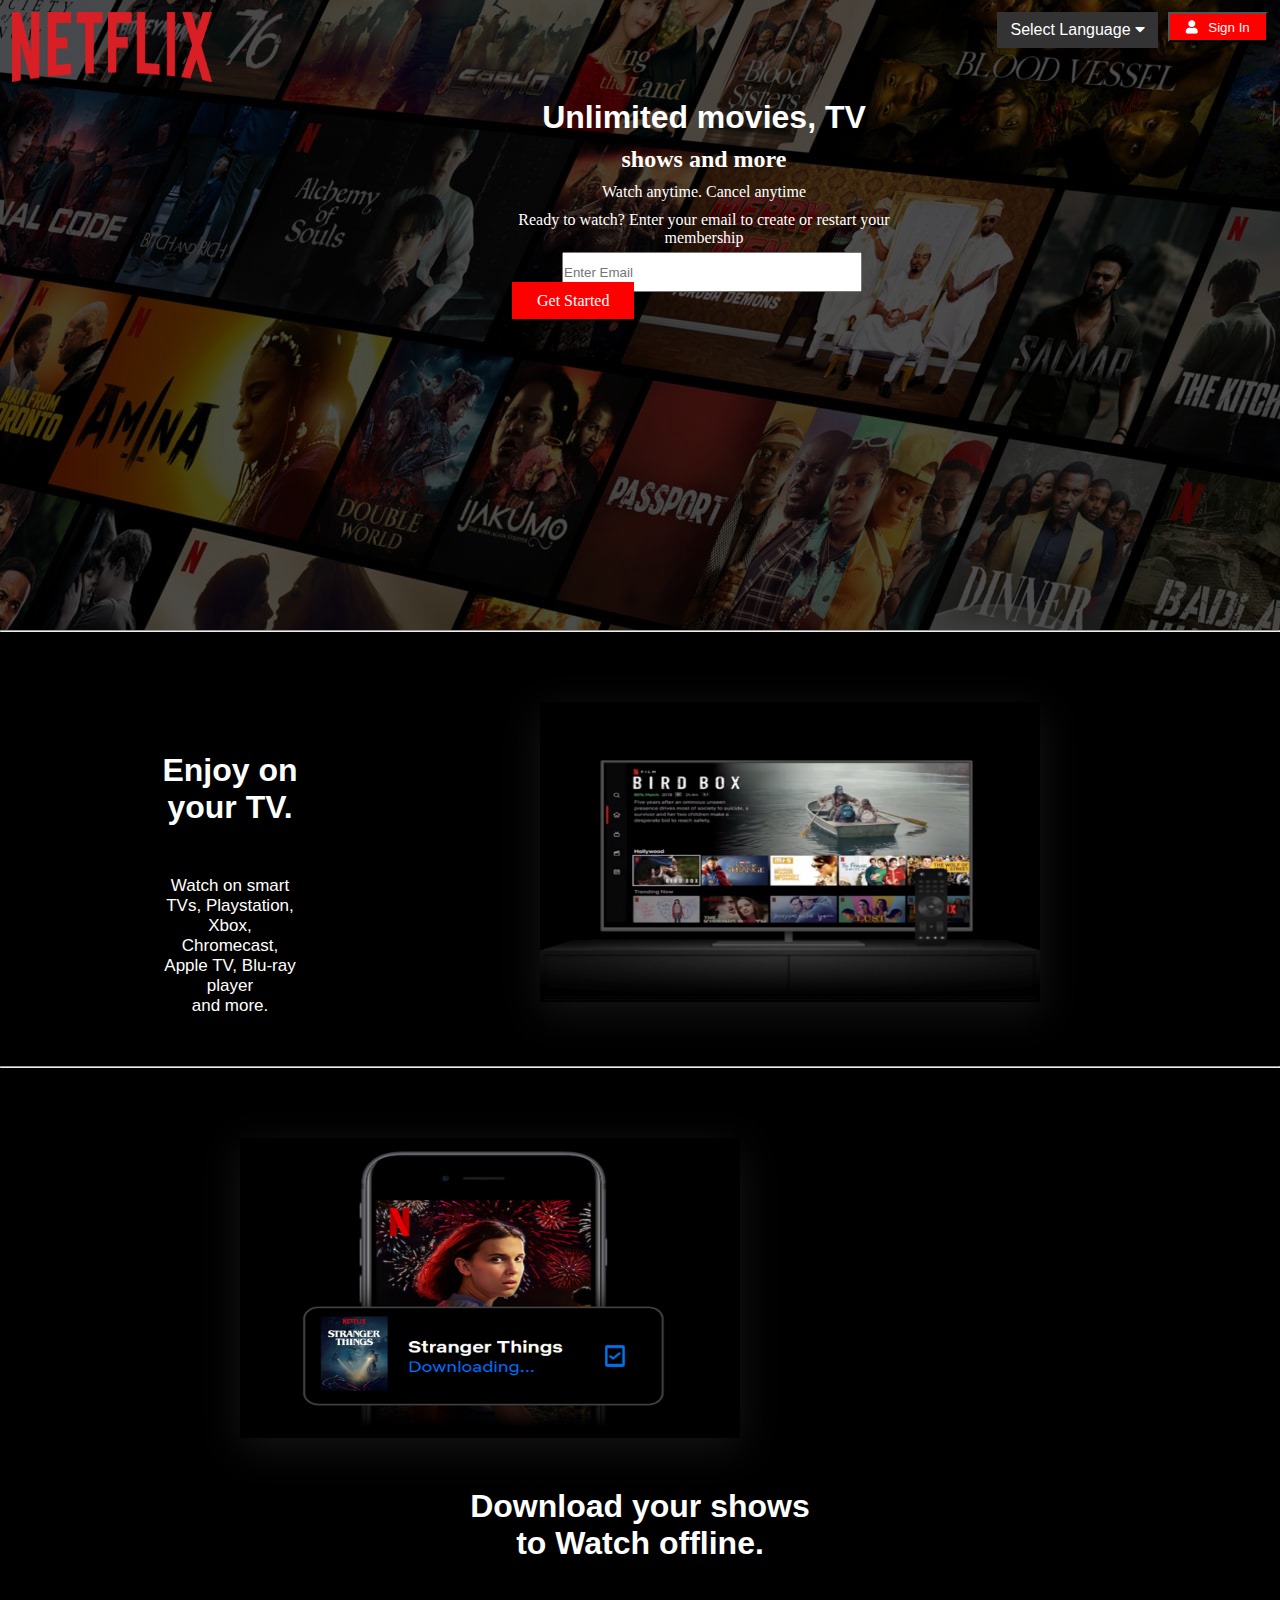
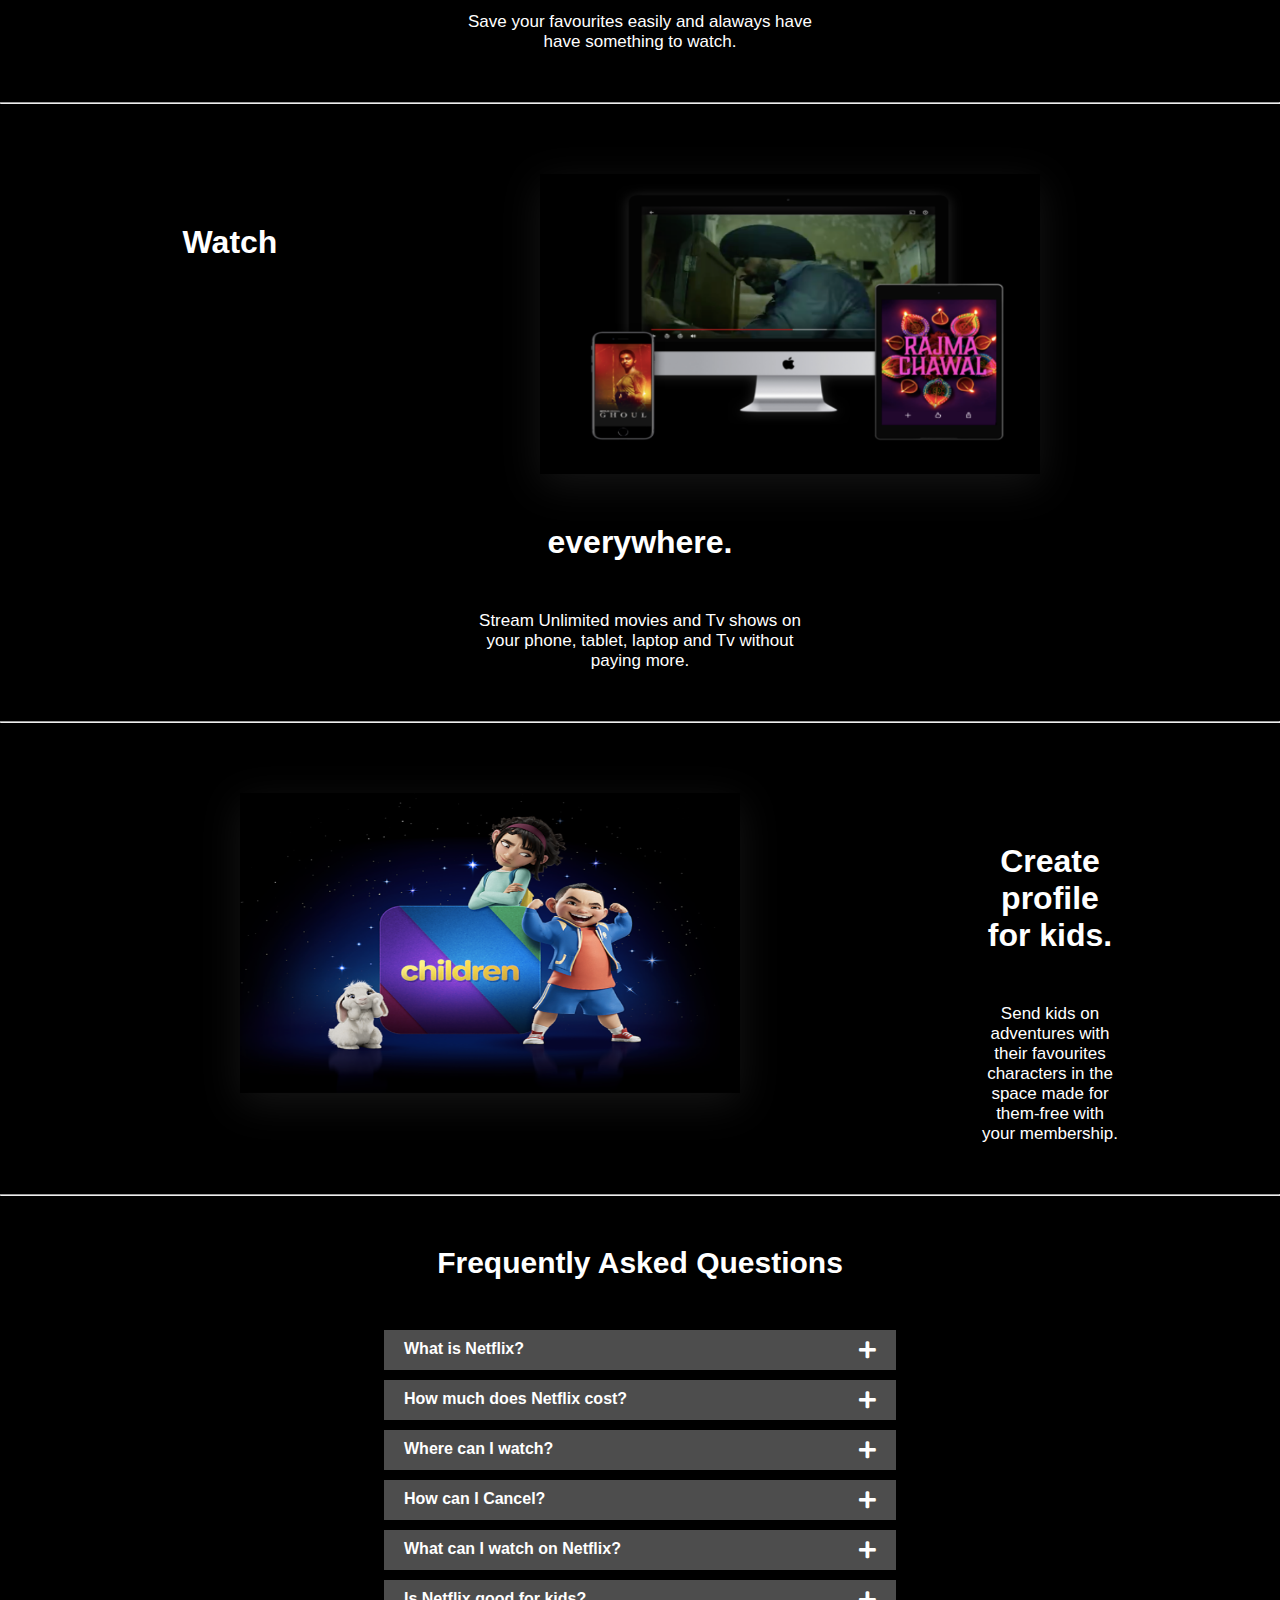
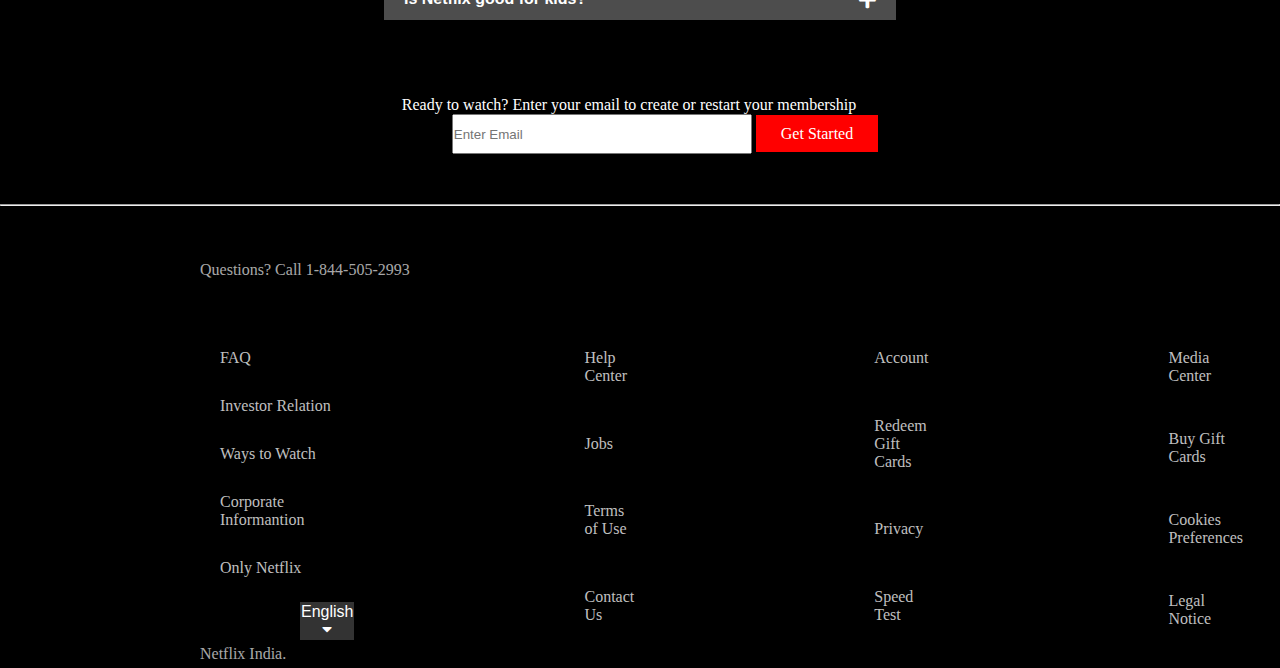
<file: index.html>
<!DOCTYPE html>
<html lang="en">
  <head>
    <meta charset="UTF-8" />
    <meta name="viewport" content="width=device-width, initial-scale=1.0" />
    <title>Netflix clone</title>
    <link
      rel="stylesheet"
      href="https://cdnjs.cloudflare.com/ajax/libs/font-awesome/5.15.4/css/all.min.css"
    />
    <link rel="stylesheet" href="style.css" />
  </head>
  <body>
    <main>
      <header>
        <nav>
          <img src="./image/logo.png" alt="" />
          <div class="dropdown">
            <button class="dropbtn">
              Select Language
              <i class="fa fa-caret-down"></i>
            </button>
            <div class="dropdown-content">
              <a href="#" selected>English</a>
              <a href="#">French</a>
              <a href="#">Spanish</a>
              <a href="#">German</a>
            </div>
          </div>
          <a href="sign in.html" class="signbtn"
            ><button class="signbtn">
              <i class="fas fa-user"></i>Sign In
            </button></a
          >
        </nav>
        <div class="text">
          <h1>Unlimited movies, TV</h1>
          <h2>shows and more</h2>
          <p>Watch anytime. Cancel anytime</p>
          <p>
            Ready to watch? Enter your email to create or restart your
            membership
          </p>
          <label for="">
            <input type="text" placeholder="Enter Email" />
            <a href="userside.html" class="btn">Get Started</a>
          </label>
        </div>
      </header>
      <hr />
      <section class="container">
        <div class="box1">
          <img src="./image/feature-1.png" alt="feature-1" align="right" />
          <h1>Enjoy on your TV.</h1>
          <p>
            Watch on smart TVs, Playstation, Xbox,<br />
            Chromecast, Apple TV, Blu-ray player <br />
            and more.
          </p>
        </div>
        <hr />
        <div class="box1">
          <img src="./image/feature-2.png" alt="feature-1" align="left" />
          <h1>
            Download your shows <br />
            to Watch offline.
          </h1>
          <p>
            Save your favourites easily and alaways have <br />have something to
            watch.
          </p>
        </div>
        <hr />
        <div class="box1">
          <img src="./image/feature-3.png" alt="feature-1" align="right" />
          <h1>Watch everywhere.</h1>
          <p>
            Stream Unlimited movies and Tv shows on <br />your phone, tablet,
            laptop and Tv without <br />paying more.
          </p>
        </div>
        <hr />
        <div class="box1">
          <img src="./image/feature-4.png" alt="feature-1" align="left" />
          <h1>Create profile for kids.</h1>
          <p>
            Send kids on adventures with their favourites <br />characters in
            the space made for <br />
            them-free with your membership.
          </p>
        </div>

        <hr />

        <section class="faqs">
          <figure class="faq-content">
            <h1>Frequently Asked Questions</h1>
            <article class="faq">
              <h4>What is Netflix?</h4>
              <div class="faq_icon"><i class="fa fa-plus"></i></div>
            </article>

            <article class="faq">
              <h4>How much does Netflix cost?</h4>
              <div class="faq_icon"><i class="fa fa-plus"></i></div>
            </article>

            <article class="faq">
              <h4>Where can I watch?</h4>
              <div class="faq_icon"><i class="fa fa-plus"></i></div>
            </article>

            <article class="faq">
              <h4>How can I Cancel?</h4>
              <div class="faq_icon"><i class="fa fa-plus"></i></div>
            </article>

            <article class="faq">
              <h4>What can I watch on Netflix?</h4>
              <div class="faq_icon"><i class="fa fa-plus"></i></div>
            </article>

            <article class="faq">
              <h4>Is Netflix good for kids?</h4>
              <div class="faq_icon"><i class="fa fa-plus"></i></div>
            </article>
          </figure>
          <div class="search">
            <p>
              Ready to watch? Enter your email to create or restart your
              membership
            </p>
            <label for="">
              <input type="text" placeholder="Enter Email" />
              <a href="" class="btn">Get Started</a>
            </label>
          </div>
        </section>
      </section>
      <hr />
      <footer>
        <div><p>Questions? Call 1-844-505-2993</p></div>
        <article class="foot">
          <div>
            <a href="">FAQ</a>
            <a href="">Investor Relation</a>
            <a href="">Ways to Watch</a>
            <a href="">Corporate Informantion</a>
            <a href="">Only Netflix</a>

            <div class="dropdown">
              <button class="dropbtn"  id="drop">
                English
                <i class="fa fa-caret-down"></i>
              </button>
            </div>
            Netflix India.
          </div>

          <div>
            <a href="">Help Center</a>
            <a href="">Jobs</a>
            <a href="">Terms of Use</a>
            <a href="">Contact Us</a>
          </div>

          <div>
            <a href="">Account</a>
            <a href="">Redeem Gift Cards</a>
            <a href="">Privacy</a>
            <a href="">Speed Test</a>
          </div>

          <div>
            <a href="">Media Center</a>
            <a href="">Buy Gift Cards</a>
            <a href="">Cookies Preferences</a>
            <a href="">Legal Notice</a>
          </div>
        </article>
      </footer>
    </main>
  </body>
</html>
</file>
<file: style.css>
*{
    margin: 0;
    padding: 0;
    box-sizing: border-box;
}
.dropdown {
    position: relative;
    display: inline-block;
}

/* Style for the dropdown button */
.dropdown button {
    background-color: #333;
    border: 1px solid #333;
    color: #fff;
    padding: 8px 12px;
    font-size: 16px;
    cursor: pointer;
}

/* Style for the dropdown content */
.dropdown-content {
    display: none;
    position: absolute;
    background-color: #222;
    min-width: 160px;
    box-shadow: 0 8px 16px 0 rgba(0,0,0,0.2);
    z-index: 1;
}

/* Style for the dropdown options */
.dropdown-content a {
    color: #fff;
    padding: 12px 16px;
    text-decoration: none;
    display: block;
    font-size: 20px;
}

/* Style for the dropdown options on hover */
.dropdown-content a:hover {
    background-color: rgba(0,0,0,0.3);
}

/* Show the dropdown content when the dropdown button is hovered over */
.dropdown:hover .dropdown-content {
    display: block;
}
header{
background:linear-gradient(rgba(0,0,0,0.6), rgba(0,0,0,0.6)), url(./image/header-image.jpeg);
width: 100%;
height: 70vh;
}
header nav{
    display: flex;
    justify-content: space-between;
    padding: 12px;
}
.dropdown{
    margin-left: auto;
    padding-right: 10px;
}
header nav .signbtn{
    background-color: red;
    width: 100px;
    height: 30px;
    color: white;
}
.signbtn i{
    padding-right: 10px;
}
header nav img{
    width: 200px;
    height: 70px;
}
.text{
    width: 30%;
    color: white;
    margin-right: 50%;
    margin-left: 40%;
    
}
.text h1, h2, .text p{
    text-align: center;
    padding: 5px;
    margin: 0;
}
label{
    margin-left: 50px;
}
label input{
    width: 300px;
    height: 40px;
}
label .btn{
    background-color: red;
    text-decoration: none;
    color: white;
    padding: 10px 25px;
}
/* -------------------------------------------------account------------------------------------ */
 .account{
    background: linear-gradient(rgba(0,0,0,0.6), rgba(0,0,0,0.6)), url(./image/signImage.png);
    height: 100vh;
    width: 100%;
    position: relative;
}
 .sign-in{
    display: grid;
    background-color: rgba(0,0,0,0.8);
    width: 25%;
    height: 60vh;
    position: absolute;
    top: 35%;
    left: 50%;
    transform: translate(-50%,-50%);
}
 .sign-in h2{
    text-align: left;
    padding-top: 30px;
    padding-left: 30px;
}
.sign-in form{
  display: grid;
}
.sign-in form input{
  width: 350px;
  height: 35px;
  margin: auto;
  background-color: #222;
  color: #fff;
  border: none;
} 
.logbtn{
    width: 350px;
    height: 35px;
    margin: auto;
    background-color: #f00;
    border: none;
    color: #fff;
    font-size: 18px;
    text-align: center;
    padding: 5px 0;
}
.check{
    display: flex;
    justify-content: space-between;
    color: white;
    padding: 10px 30px;
}
.check input{
    display: none;
}
.sign-in i{
    margin-left: 40px;
    color: rgba(255, 255, 255, 0.468);
    font-family: Arial, Helvetica, sans-serif;
}
.sign-in h5{
    margin-left: 40px;
    font-weight: light;
  color: rgba(255, 255, 255, 0.585);
}
.sign-in span{
    font-size: 17px;
    color: white;
}
.sign-in  a{
    text-decoration: none;
}
.sign-in .page{
    margin-left: 40px;
    color: #fff;
    text-decoration: none;
}
/* ------------------------------------------------Boxes----------------------------------------- */
.container{
    display: grid;
    background-color: #000;
}
.box1{
   height: 15%;
   margin-top: 70px;
}
.box1 p,h1{
    color: white;
    text-align: center;
    margin-top: 50px;
    font-family: sans-serif;
    margin:50px 10rem;
    padding: 0;
}
.box1 img{
    width: 500px;
    height: 300px;
    margin:0 15rem;
    margin-bottom: 50px;
    filter: drop-shadow(0 10px 20px #151515);
}
.box1 p{
    font-size: 17px; 
}
/* ---------------------------------------------------FAQ-------------------------------------- */
.faq-content{
    height: 50vh;
    background-color: #000;
}
.faq-content h1{
    font-size: 30px;
}
.faqs{
    display: grid;
}
.faq{
    background-color: rgba(255, 255, 255, 0.302);
    width: 40%;
    margin: 10px 50% 10px 30%;
    height: 40px;
    color: #fff;
    display: flex;
    justify-content: space-between;
}
.faq_icon{
    font-size: 1.2rem;
    line-height: 1.0rem;
    margin: 10px 20px;
}
.faq h4{
    margin: 10px 20px;
    font-family: sans-serif;
}
.search{
    margin: auto;
    padding-top: 50px;
    padding-bottom: 50px;
    color: white;
}
/* -----------------------------------------footer--------------------------------------- */
footer{
    background-color: #000;
    color: rgba(255, 255, 255, 0.665);
    padding-top: 50px;
    padding-left: 100px;
    display: grid;
}
footer .foot{
    display: flex;
    padding-top: 50px;
}
footer div{
    display: grid;
    padding: 5px 100px;
}
footer div a{
    text-decoration: none;
    padding: 10px 20px;
    color: rgba(255, 255, 255, 0.761);
    margin-bottom: 10px;
}
#drop{
   padding: 0;
}
</file>
